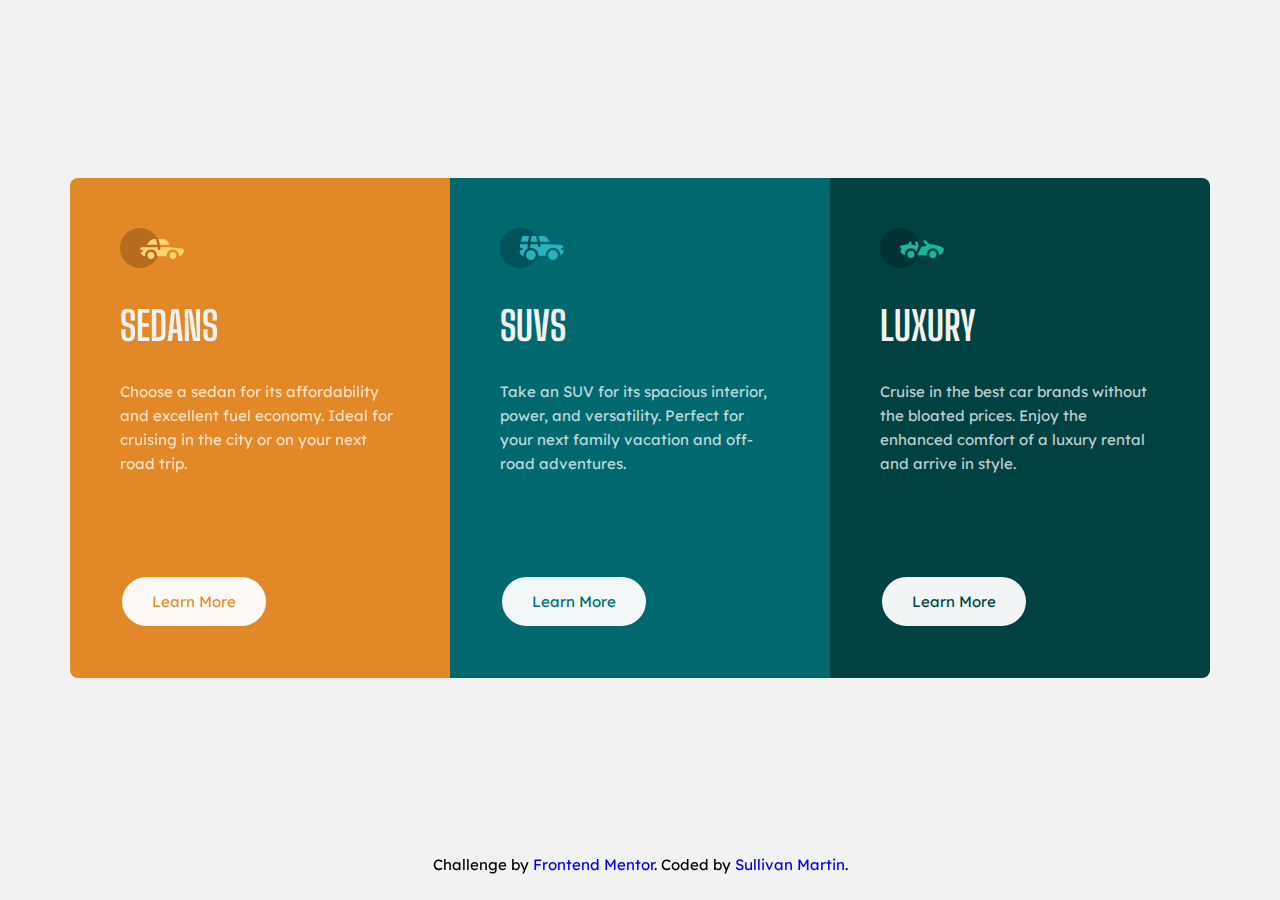
<file: Newbie/3-column-preview-card-component-master/index.html>
<!DOCTYPE html>
<html lang="en">
<head>
  <meta charset="UTF-8">
  <meta name="viewport" content="width=device-width, initial-scale=1.0"> <!-- displays site properly based on user's device -->

  <link rel="icon" type="image/png" sizes="32x32" href="./images/favicon-32x32.png">
  <link rel="preconnect" href="https://fonts.gstatic.com">
  <link href="https://fonts.googleapis.com/css2?family=Big+Shoulders+Display:wght@700&family=Lexend+Deca&display=swap" rel="stylesheet">
  <link rel="stylesheet" href="styles.css">
  
  <title>Frontend Mentor | 3-column preview card component</title>

</head>
<body>
  
  <div class="box">
    <div class="container">
      <div class="card">
        <img src="images/icon-sedans.svg" alt="Sedans" class="card__img">
        <h1 class="card__heading">Sedans</h1>
        <p class="card__description">
         Choose a sedan for its affordability and excellent fuel economy. Ideal for cruising in the city or on your next road trip.
        </p>
       <a href="#" class="btn">Learn More</a>
     </div>

      <div class="card">
        <img src="images/icon-suvs.svg" alt="SUVs" class="card__img">
        <h1 class="card__heading">SUVs</h1>
        <p class="card__description">
         Take an SUV for its spacious interior, power, and versatility. Perfect for your next family vacation and off-road adventures.
       </p>
       <a href="#" class="btn">Learn More</a>
      </div>

      <div class="card">
        <img src="images/icon-luxury.svg" alt="Luxury" class="card__img">
        <h1 class="card__heading">Luxury</h1>
        <p class="card__description">
          Cruise in the best car brands without the bloated prices. Enjoy the enhanced comfort of a luxury rental and arrive in style.
        </p>
        <a href="#" class="btn">Learn More</a>
      </div>
     </div>
  </div>
  <!-- FOOTER SECTION -->
  <footer>
    <p class="footer">
      Challenge by <a href="https://www.frontendmentor.io?ref=challenge" target="_blank">Frontend Mentor</a>. 
      Coded by <a href="https://github.com/Shuusulli">Sullivan Martin</a>.
    </p>
  </footer>
</body>
</html>
</file>
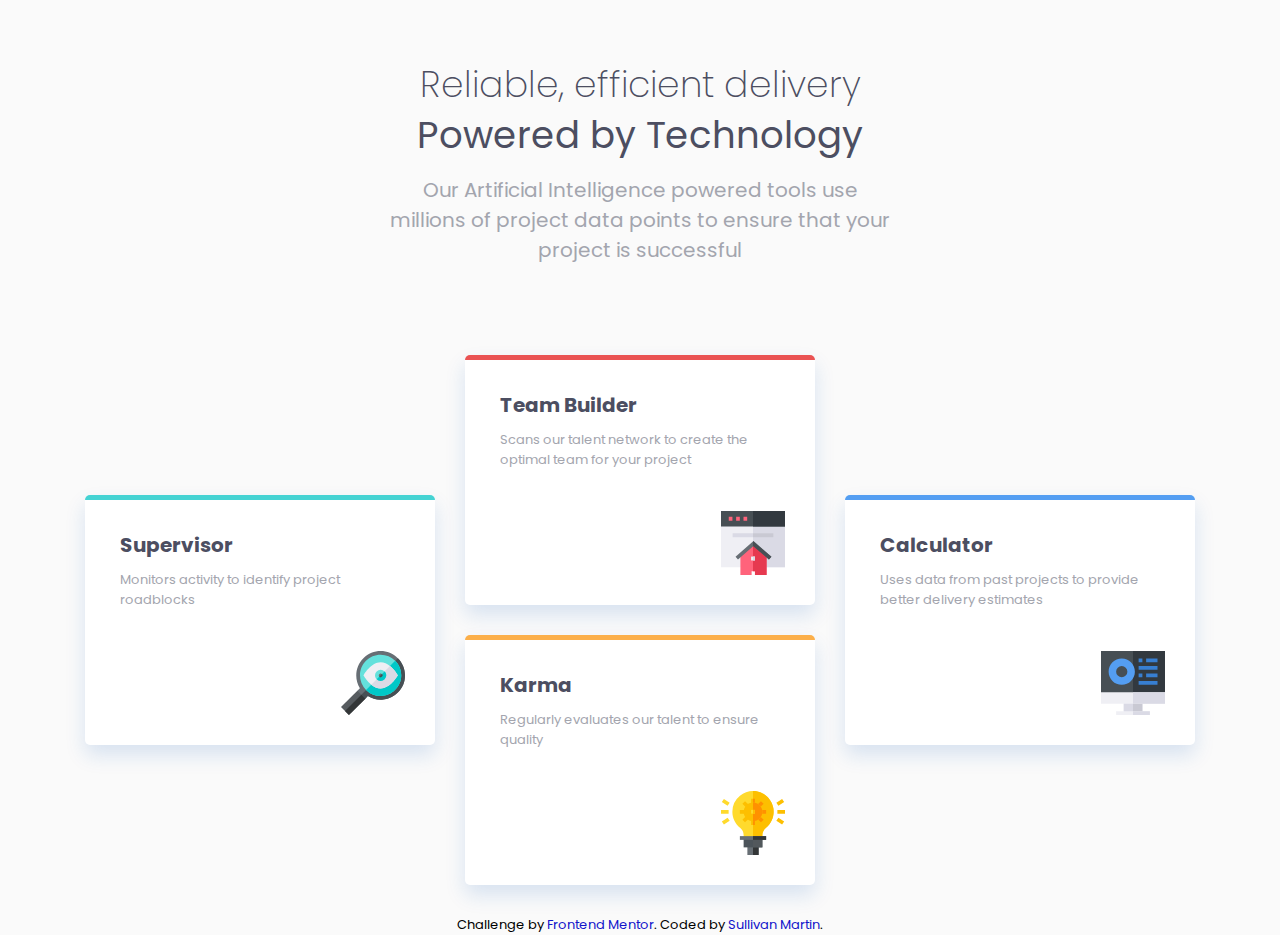
<file: Newbie/Four-card-feature-section-master/index.html>
<!DOCTYPE html>
<html lang="en">
<head>
  <meta charset="UTF-8">
  <meta name="viewport" content="width=device-width, initial-scale=1.0"> <!-- displays site properly based on user's device -->

  <link rel="icon" type="image/png" sizes="32x32" href="./images/favicon-32x32.png">
  <link rel="preconnect" href="https://fonts.gstatic.com">
  <link href="https://fonts.googleapis.com/css2?family=Poppins:wght@200;400;600&display=swap" rel="stylesheet">
  <link rel="stylesheet" href="styles.css">
  
  <title>Frontend Mentor | Four card feature section</title>

  
</head>
<body>
  <!-- HEADING SECTION -->
  <header class="heading">
    <h1 class="heading__main">
      Reliable, efficient delivery
      <span class="heading__sub">Powered by Technology</span>
    </h1>
    <p class="heading__description">
      Our Artificial Intelligence powered tools use millions of project data points to ensure that your project is successful
    </p>
  </header>
  
  <!-- CARDS SECTION -->
  <article class="cards">
    <div class="cards__col">
      <div class="cards__content cards__content--supervisor">
        <h3 class="cards__title">
          Supervisor
        </h3>
        <p class="cards__description">
          Monitors activity to identify project roadblocks
        </p>
        <img src="images/icon-supervisor.svg" alt="Supervisor" class="cards__image">
      </div>
    </div>

    <div class="cards__col">
      <div class="cards__content cards__content--team-builder">
        <h3 class="cards__title">
          Team Builder
        </h3>
        <p class="cards__description">
          Scans our talent network to create the optimal team for your project
        </p>
        <img src="images/icon-team-builder.svg" alt="Supervisor" class="cards__image">
      </div>
      <div class="cards__content cards__content--karma">
        <h3 class="cards__title">
          Karma
        </h3>
        <p class="cards__description">
          Regularly evaluates our talent to ensure quality
        </p>
        <img src="images/icon-karma.svg" alt="Supervisor" class="cards__image">
      </div>
    </div>

    <div class="cards__col">
      <div class="cards__content cards__content--calculator ">
        <h3 class="cards__title">
          Calculator
        </h3>
        <p class="cards__description">
          Uses data from past projects to provide better delivery estimates
        </p>
        <img src="images/icon-calculator.svg" alt="Supervisor" class="cards__image">
      </div>
    </div>
  </article>
  
  <!-- FOOTER SECTION -->
  <footer>
    <p class="footer">
      Challenge by <a href="https://www.frontendmentor.io?ref=challenge" target="_blank">Frontend Mentor</a>. 
      Coded by <a href="https://github.com/Shuusulli">Sullivan Martin</a>.
    </p>
  </footer>
</body>
</html>
</file>
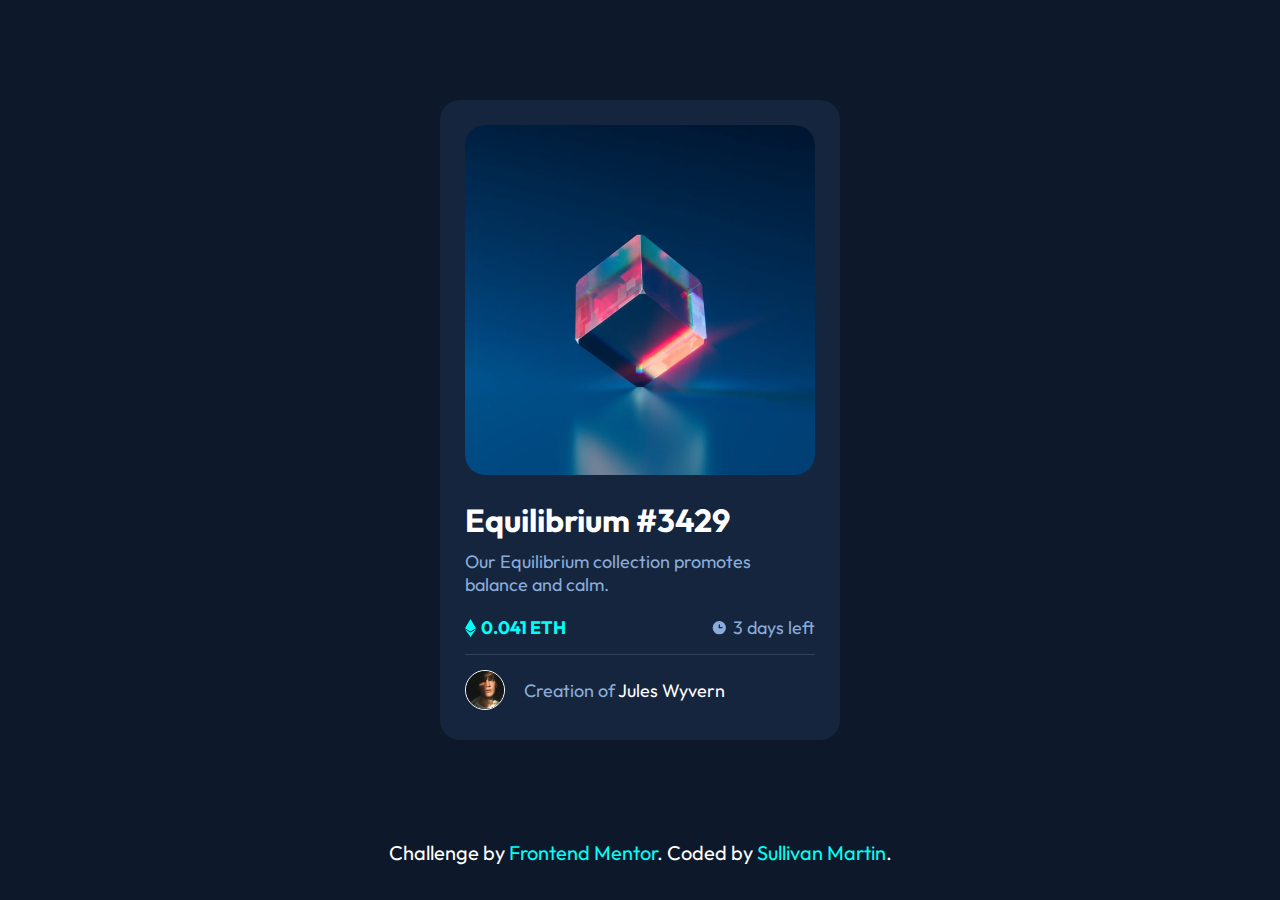
<file: Newbie/Nft-preview-card-component-main/index.html>
<!DOCTYPE html>
<html lang="en">
  <head>
    <meta charset="UTF-8" />
    <meta name="viewport" content="width=device-width, initial-scale=1.0" />
    <!-- displays site properly based on user's device -->

    <link
      rel="icon"
      type="image/png"
      sizes="32x32"
      href="./images/favicon-32x32.png"
    />

    <title>Frontend Mentor | NFT preview card component</title>

    <link rel="stylesheet" href="style.css" />
  </head>

  <body>
    <main>
      <div class="container">
        <div class="nft-picture">
          <img src="images/icon-view.svg" alt="" class="eye" />
          <img src="images/image-equilibrium.jpg" alt="" class="nft-img" />
        </div>

        <div class="nft-description">
          <h1><a href="#">Equilibrium #3429</a></h1>
          <p>Our Equilibrium collection promotes balance and calm.</p>
          <div class="price">
            <div class="price-child">
              <img src="images/icon-ethereum.svg" alt="" class="icon" />
              <h2>0.041 ETH</h2>
            </div>
            <div class="price-child">
              <img src="images/icon-clock.svg" alt="" class="icon" />
              <p>3 days left</p>
            </div>
          </div>
        </div>
        <hr />
        <div class="nft-profile">
          <img src="images/image-avatar.png" alt="" />
          <p>Creation of <a href="#">Jules Wyvern</a></p>
        </div>
      </div>
    </main>
<footer>
    <div class="attribution">
      Challenge by
      <a href="https://www.frontendmentor.io?ref=challenge" target="_blank"
        >Frontend Mentor</a
      >. Coded by <a href="https://github.com/Shuusulli">Sullivan Martin</a>.
    </div>
</footer>
  </body>
</html>
</file>
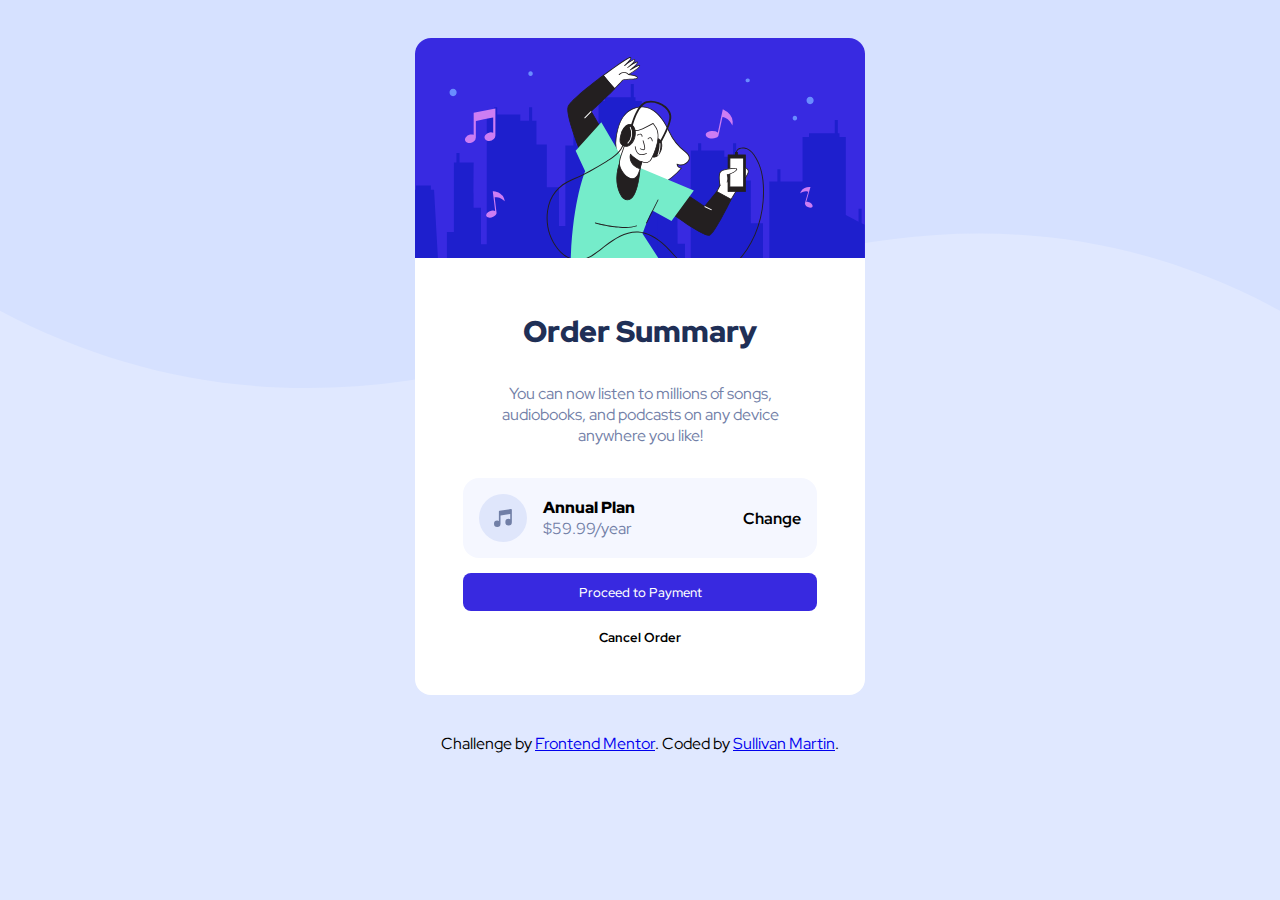
<file: Newbie/Order-summary-component-Main/index.html>
<!DOCTYPE html>
<html lang="en">

<head>
  <meta charset="UTF-8" />
  <meta name="viewport" content="width=device-width, initial-scale=1.0" />

  <link rel="icon" type="image/png" sizes="32x32" href="./images/favicon-32x32.png" />

  <title>Order summary card</title>

  <link rel="stylesheet" href="styles.css" />

  <link rel="preconnect" href="https://fonts.googleapis.com" />
  <link rel="preconnect" href="https://fonts.gstatic.com" crossorigin />
  <link href="https://fonts.googleapis.com/css2?family=Red+Hat+Display:wght@500;700;900&display=swap"
    rel="stylesheet" />
</head>

<body>
  <div class="card-container">
    <div>
      <img src="images/illustration-hero.svg" alt="image of a lady listen music" class="hero" />
    </div>

    <div class="card-container__text">
      <h1 class="title">Order Summary</h1>
      <p class="subtitle">
        You can now listen to millions of songs, audiobooks, and podcasts on
        any device anywhere you like!
      </p>

      <div class="price">
        <div class="price-text">
          <img src="images/icon-music.svg" class="icon-music" alt="" />
          <div>
            <h4>Annual Plan</h4>
            <p>$59.99/year</p>
          </div>
        </div>

        <a href="#">Change</a>
      </div>

      <button class="proceed-btn">Proceed to Payment</button>
      <button class="cancel-btn">Cancel Order</button>
    </div>
  </div>

  <div class="attribution">
    Challenge by
    <a href="https://www.frontendmentor.io?ref=challenge" target="_blank">Frontend Mentor</a>. Coded by <a
      href="https://github.com/Shuusulli" target="_blank">Sullivan Martin</a>.
  </div>
</body>

</html>
</file>
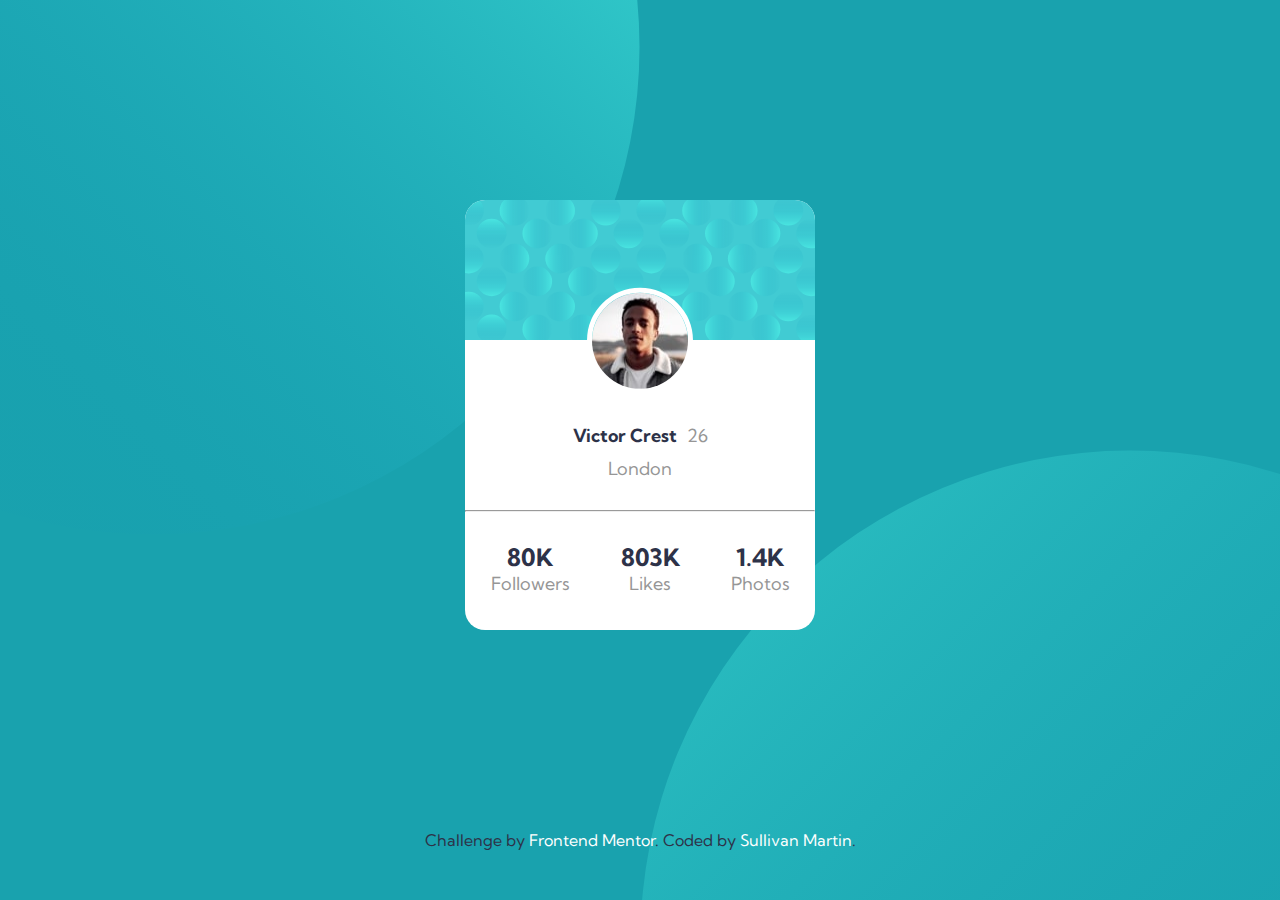
<file: Newbie/Profile-card-component/index.html>
<!DOCTYPE html>
<html lang="en">

<head>
  <meta charset="UTF-8">
  <meta name="viewport" content="width=device-width, initial-scale=1.0">
  <!-- displays site properly based on user's device -->

  <link rel="icon" type="image/png" sizes="32x32" href="./images/favicon-32x32.png">

  <title>Frontend Mentor | Profile card component</title>

  <link rel="stylesheet" href="style.css">

</head>

<body>
  <main>
  <div class="container-card">
    <div class="card-top">
      <img src="images/bg-pattern-card.svg" alt="" class="top-pattern">
      <img src="images/image-victor.jpg" alt="" class="profile-img">
    </div>
    <div class="card-bottom">  
      <h1>Victor Crest</h1>
      <p>26</p>
    </div>
    <div class="city">
      <p>London</p>
    </div>
    <hr>
    <div class="stats">
      <div class="stats-followers">
        <h2>80K</h2>
        <p>Followers</p>
      </div>
      <div class="stats-likes">
        <h2>803K</h2>
        <p>Likes</p>
      </div>
      <div class="stats-photos">
        <h2>1.4K</h2>
        <p>Photos</p>
      </div>
    </div>
  </div>
</main>
<footer>
  <div class="attribution">
    Challenge by <a href="https://www.frontendmentor.io?ref=challenge" target="_blank">Frontend Mentor</a>.
    Coded by <a href="https://github.com/Shuusulli">Sullivan Martin</a>.
  </div>
</footer>
</body>

</html>
</file>
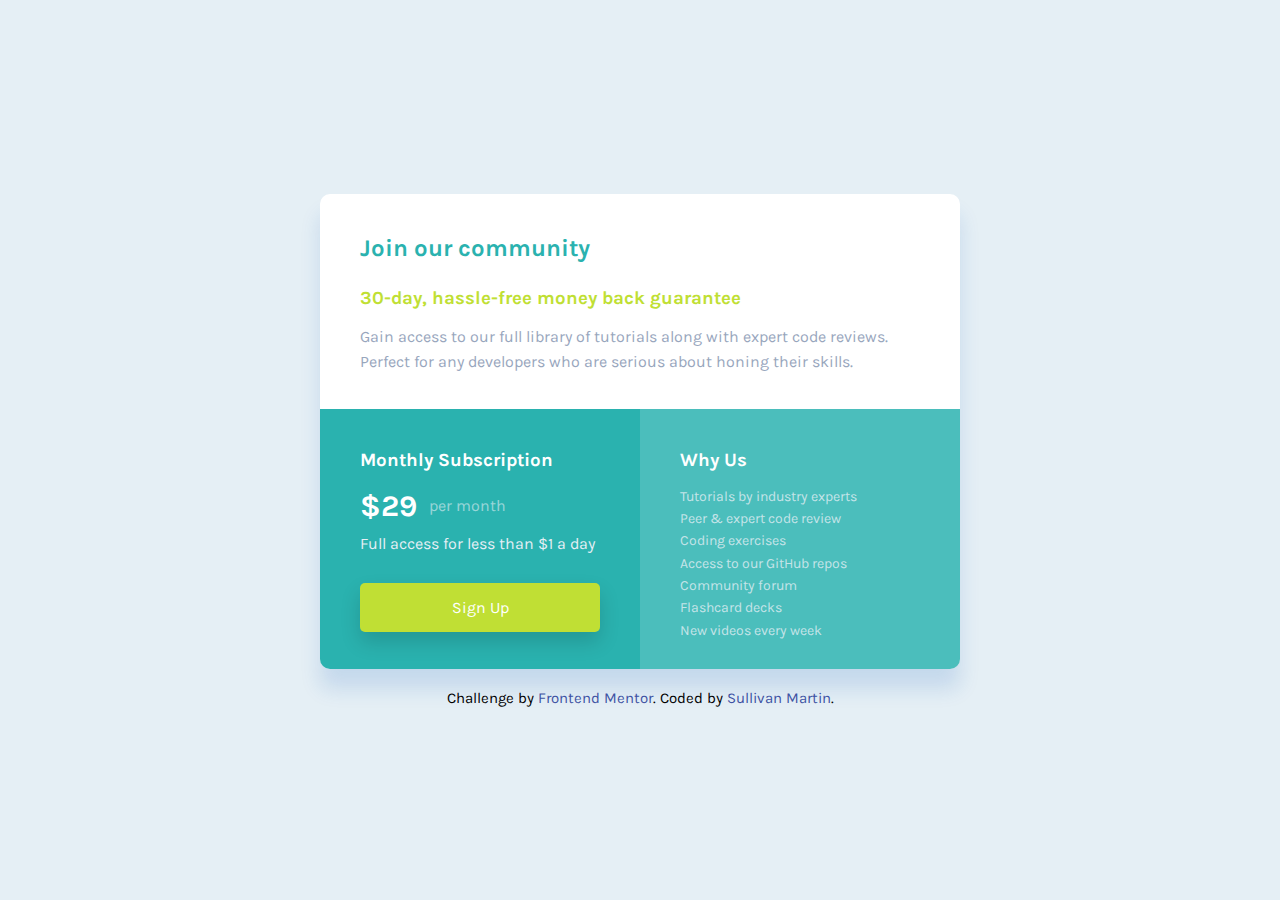
<file: Newbie/Single-price-grid-component-master/index.html>
<!DOCTYPE html>
<html lang="en">
<head>
  <meta charset="UTF-8">
  <meta name="viewport" content="width=device-width, initial-scale=1.0"> <!-- displays site properly based on user's device -->

  <link rel="icon" type="image/png" sizes="32x32" href="./images/favicon-32x32.png">
  <link rel="preconnect" href="https://fonts.gstatic.com">
  <link href="https://fonts.googleapis.com/css2?family=Karla:wght@400;700&display=swap" rel="stylesheet">
  <link rel="stylesheet" href="styles.css">
  
  <title>Frontend Mentor | Single Price Grid Component</title>

  
</head>
<body>

  <section class="grid">
    <div class="grid1">
      <h2 class="grid1__heading">Join our community</h2>
      <h3 class="grid1__heading--sub">30-day, hassle-free money back guarantee</h3>
      <p class="grid1__text">
        Gain access to our full library of tutorials along with expert code reviews. 
        Perfect for any developers who are serious about honing their skills.
      </p>
    </div>
    <div class="grid2">
      <h3 class="grid2__heading">Monthly Subscription</h3>
      <p class="grid2__price"><span>&dollar;29</span>per month</p>
      <p class="grid2__text">Full access for less than &dollar;1 a day</p>
      <a href="#" class="btn">Sign Up</a>
    </div>
    <div class="grid3">
      <h3 class="grid3__heading">Why Us</h3>
      <p class="grid3__text">Tutorials by industry experts<br>
        Peer & expert code review<br>
        Coding exercises<br>
        Access to our GitHub repos<br>
        Community forum<br>
        Flashcard decks<br>
        New videos every week</p>
    </div>
  </section>
  
  <footer>
    <p class="attribution">
      Challenge by <a href="https://www.frontendmentor.io?ref=challenge" target="_blank">Frontend Mentor</a>. 
      Coded by <a href="https://github.com/Shuusulli">Sullivan Martin</a>.
    </p>
  </footer>
</body>
</html>
</file>
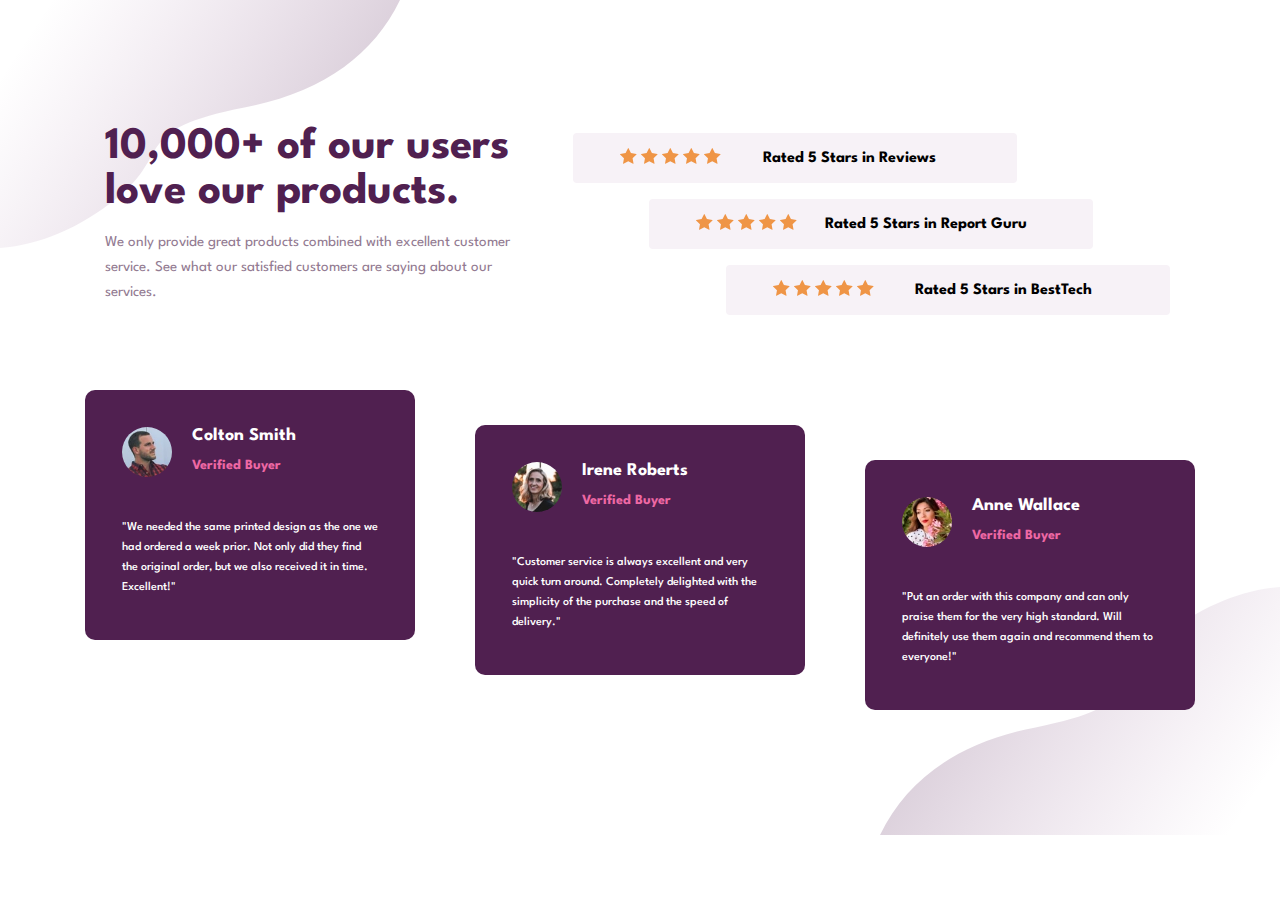
<file: Newbie/Social-proof-section/index.html>
<!DOCTYPE html>
<html lang="en">
  <head>
    <meta charset="UTF-8" />
    <meta name="viewport" content="width=device-width, initial-scale=1.0" />
    <!-- displays site properly based on user's device -->

    <link
      rel="icon"
      type="image/png"
      sizes="32x32"
      href="./images/favicon-32x32.png"
    />

    <title>Frontend Mentor | Social proof section</title>

    <link rel="stylesheet" href="style.css" />
  </head>

  <body>
<div class="container">
      <header>
        <h1>10,000+ of our users love our products.</h1>
        <p>
          We only provide great products combined with excellent customer service.
          See what our satisfied customers are saying about our services.
        </p>
      </header>
  
      <div class="starscontainer">
        <div class="stars stars1">
          <div class="fivestars">
            <img src="images/icon-star.svg" alt="" srcset="" />
            <img src="images/icon-star.svg" alt="" srcset="" />
            <img src="images/icon-star.svg" alt="" srcset="" />
            <img src="images/icon-star.svg" alt="" srcset="" />
            <img src="images/icon-star.svg" alt="" srcset="" />
          </div>
  
          <h4 class="text">Rated 5 Stars in Reviews</h4>
        </div>
  
        <div class="stars stars2">
          <div class="fivestars">
            <img src="images/icon-star.svg" alt="" srcset="" />
            <img src="images/icon-star.svg" alt="" srcset="" />
            <img src="images/icon-star.svg" alt="" srcset="" />
            <img src="images/icon-star.svg" alt="" srcset="" />
            <img src="images/icon-star.svg" alt="" srcset="" />
          </div>
  
          <h4 class="text">Rated 5 Stars in Report Guru</h4>
        </div>
  
        <div class="stars stars3">
          <div class="fivestars">
            <img src="images/icon-star.svg" alt="" srcset="" />
            <img src="images/icon-star.svg" alt="" srcset="" />
            <img src="images/icon-star.svg" alt="" srcset="" />
            <img src="images/icon-star.svg" alt="" srcset="" />
            <img src="images/icon-star.svg" alt="" srcset="" />
          </div>
  
          <h4 class="text">Rated 5 Stars in BestTech</h4>
        </div>
      </div>
  
      <div class="cardscontainer">
        <div class="cards cards1">
          <img src="images/image-colton.jpg" alt="" srcset="" />
          <span class="name">
            <h2>Colton Smith</h2>
          </span>
          <span class="status">
            <h3>Verified Buyer</h3>
          </span>
          <p>
            "We needed the same printed design as the one we had ordered a week
            prior. Not only did they find the original order, but we also received
            it in time. Excellent!"
          </p>
        </div>
        <div class="cards cards2">
          <img src="images/image-irene.jpg" alt="" srcset="" />
          <span class="name">
            <h2>Irene Roberts</h2>
          </span>
          <span class="status">
            <h3>Verified Buyer</h3>
          </span>
          <p>
            "Customer service is always excellent and very quick turn around.
            Completely delighted with the simplicity of the purchase and the speed
            of delivery."
          </p>
        </div>
        <div class="cards cards3">
          <img src="images/image-anne.jpg" alt="" srcset="" />
          <span class="name">
            <h2>Anne Wallace</h2>
          </span>
          <span class="status">
            <h3>Verified Buyer</h3>
          </span>
          <p>
            "Put an order with this company and can only praise them for the very
            high standard. Will definitely use them again and recommend them to
            everyone!"
          </p>
        </div>
      </div>
</div>
  </body>
</html>
</file>
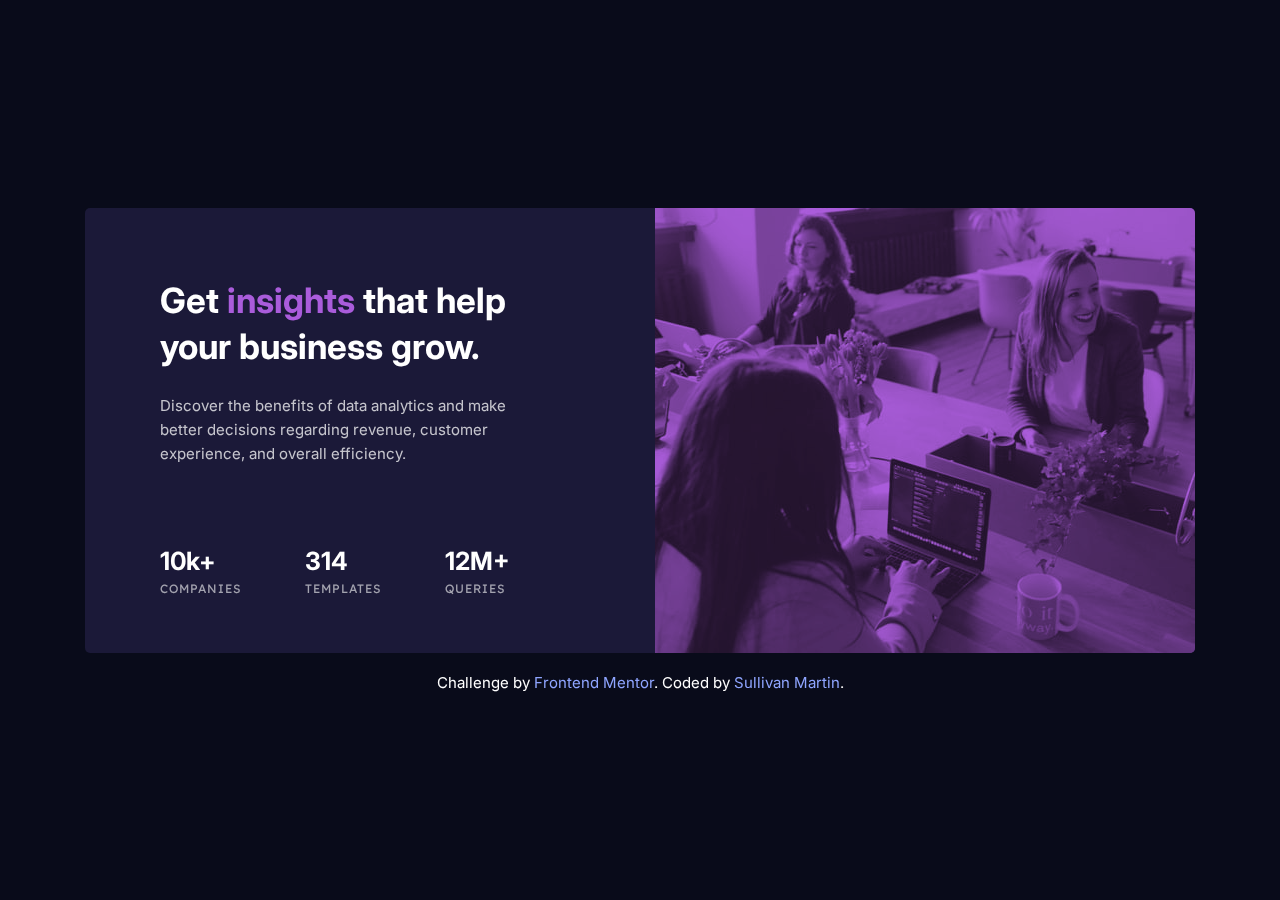
<file: Newbie/Stats-preview-card-component-master/index.html>
<!DOCTYPE html>
<html lang="en">
<head>
  <meta charset="UTF-8">
  <meta name="viewport" content="width=device-width, initial-scale=1.0"> <!-- displays site properly based on user's device -->

  <link rel="icon" type="image/png" sizes="32x32" href="./images/favicon-32x32.png">
  <link rel="preconnect" href="https://fonts.gstatic.com">
  <link href="https://fonts.googleapis.com/css2?family=Inter:wght@400;700&family=Lexend+Deca&display=swap" rel="stylesheet">
  <link rel="stylesheet" href="styles.css">
  
  <title>Frontend Mentor | Stats preview card component</title>

  <!-- Feel free to remove these styles or customise in your own stylesheet 👍 -->
  
</head>
<body>

  <section class="container moveUp">
      <div class="card1">
        <h1 class="card1__heading fadeIn">
          Get <span class="card1__heading--insights">insights</span> that help your business grow.
        </h1>
        <p class="card1__text popOut">
          Discover the benefits of data analytics and make better decisions regarding revenue, customer experience, and overall efficiency.
        </p>
        <div class="card1__stats">
          <div class="card1__stats--companies moveInLeft">
            <span class="card1__stats--number">10k+</span>
            <p class="card1__stats--text">companies</p>
          </div>
          <div class="card1__stats--templates moveInLeft">
            <span class="card1__stats--number">314</span>
            <p class="card1__stats--text">templates</p>
          </div>
          <div class="card1__stats--queries moveInLeft">
            <span class="card1__stats--number">12M+</span>
            <p class="card1__stats--text">queries</p>
          </div>
        </div>
      </div>

      <div class="card2">
        <picture>
          <source srcset="images/image-header-desktop.jpg" media="(min-width: 1151px)">
          <img src="images/image-header-mobile.jpg" alt="Header Image" class="card2__img">
        </picture>
      </div>
  </section>
  
  <div class="attribution">
    Challenge by <a href="https://www.frontendmentor.io?ref=challenge" target="_blank">Frontend Mentor</a>. 
    Coded by <a href="https://github.com/Shuusulli">Sullivan Martin</a>.
  </div>

</body>
</html>
</file>
<file: Newbie/3-column-preview-card-component-master/styles.css>
*,
*::before,
*::after {
  margin: 0;
  padding: 0;
  -webkit-box-sizing: inherit;
          box-sizing: inherit;
}

html {
  -webkit-box-sizing: border-box;
          box-sizing: border-box;
  font-size: 62.5%;
}

body {
  font-family: 'Lexend Deca', sans-serif;
  font-size: 1.5rem;
  background-color: #f2f2f2;
}

.box {
  height: 95vh;
  
  display: -webkit-box;
  display: -ms-flexbox;
  display: flex;
  -webkit-box-pack: center;
      -ms-flex-pack: center;
          justify-content: center;
  -webkit-box-align: center;
      -ms-flex-align: center;
          align-items: center;
}

@media (max-width: 950px) {
  .box {
    height: auto;
  }
}

.container {
  display: -webkit-box;
  display: -ms-flexbox;
  display: flex;
  -ms-flex-item-align: center;
      align-self: center;
  width: -webkit-fit-content;
  width: -moz-fit-content;
  width: fit-content;
  border-radius: .8rem;
  overflow: hidden;
}

@media (max-width: 950px) {
  .container {
    -webkit-box-orient: vertical;
    -webkit-box-direction: normal;
        -ms-flex-direction: column;
            flex-direction: column;
    margin: 8rem 0;
  }
}

.container > div {
  padding: 5rem;
}

.container > div:nth-child(1) {
  background-color: #e38826;
}

.container > div:nth-child(2) {
  background-color: #006970;
}

.container > div:nth-child(3) {
  background-color: #004241;
}

.card {
  height: 50rem;
  width: 38rem;
  position: relative;
}

@media (max-width: 950px) {
  .card {
    height: 44rem;
  }
}

.card__heading {
  font-family: 'Big Shoulders Display', cursive;
  text-transform: uppercase;
  font-size: 4rem;
  color: #f2f2f2;
  padding: 3rem 0;
}

.card__description {
  color: rgba(255, 255, 255, 0.75);
  line-height: 1.6;
}

@media (max-width: 950px) {
  .card__description {
    font-size: 1.4rem;
  }
}

.btn, .btn:link, .btn:visited {
  text-decoration: none;
  background-color: #f2f2f2;
  padding: 1.5rem 3rem;
  border-radius: 10rem;
  border: 2px solid;
  position: absolute;
  bottom: 5rem;
  mix-blend-mode: screen;
  color: #000;
  -webkit-transition: all .2s;
  transition: all .2s;
}

.btn:hover {
  mix-blend-mode: screen;
  background-color: #000;
  color: #f2f2f2;
}

.btn:active {
  -webkit-transform: translateY(-8px);
          transform: translateY(-8px);
}

.footer{
  text-align: center;
  position: relative;
  color: #000;
}

.footer a{
  text-decoration: none;
}
</file>
<file: Newbie/Four-card-feature-section-master/styles.css>
*,
*::before,
*::after {
  margin: 0;
  padding: 0;
  -webkit-box-sizing: inherit;
          box-sizing: inherit;
}

html {
  -webkit-box-sizing: border-box;
          box-sizing: border-box;
  font-size: 62.5%;
  max-width: 1440px;
  margin: 0 auto;
}

body {
  font-family: 'Poppins', sans-serif;
  font-size: 2rem;
  background-color: #fafafa;
}

.heading {
  text-align: center;
  width: 50rem;
  margin: 6rem auto;
}

@media (max-width: 500px) {
  .heading {
    width: 80%;
  }
}

.heading__main {
  font-weight: 200;
  font-size: 3.6rem;
  color: #4c4e61;
  line-height: 1.4;
}

@media (max-width: 500px) {
  .heading__main {
    font-size: 2.4rem;
  }
}

.heading__sub {
  font-weight: 400;
  font-size: 3.7rem;
  color: #4c4e61;
}

@media (max-width: 500px) {
  .heading__sub {
    font-size: 2.4rem;
  }
}

.heading__description {
  margin-top: 1.3rem;
  color: #a3a5ae;
}

@media (max-width: 500px) {
  .heading__description {
    font-size: 1.3rem;
  }
}

.cards {
  display: -webkit-box;
  display: -ms-flexbox;
  display: flex;
  -webkit-box-pack: center;
      -ms-flex-pack: center;
          justify-content: center;
  -webkit-box-align: center;
      -ms-flex-align: center;
          align-items: center;
}



@media (max-width: 1140px) {
  .cards {
    -webkit-box-orient: vertical;
    -webkit-box-direction: normal;
        -ms-flex-direction: column;
            flex-direction: column;
  }
}

.cards__content {
  background-color: #fff;
  height: 25rem;
  width: 35rem;
  margin: 3rem 1.5rem 3rem 1.5rem;
  padding: 3rem 3.5rem;
  -webkit-box-shadow: 0 1rem 2rem rgba(19, 97, 187, 0.15);
          box-shadow: 0 1rem 2rem rgba(19, 97, 187, 0.15);
  position: relative;
  transition: 0.3s;
}

.cards__content:hover{
  
  background-color: rgb(241, 241, 241);
  transform: translatey(-10px);
  
}

@media (max-width: 1140px) {
  .cards__content {
    margin-bottom: 1rem;
  }
}

@media (max-width: 500px) {
  .cards__content {
    width: 30rem;
  }
}

.cards__content--supervisor {
  border-radius: .5rem;
  border-top: .5rem solid;
  border-top-color: #45d3d3;
}

.cards__content--team-builder {
  border-radius: .5rem;
  border-top: .5rem solid;
  border-top-color: #ea5353;
}

.cards__content--karma {
  border-radius: .5rem;
  border-top: .5rem solid;
  border-top-color: #fcaf4a;
}

@media (max-width: 1140px) {
  .cards__content--karma {
    margin-top: 4rem;
  }
}

.cards__content--calculator {
  border-radius: .5rem;
  border-top: .5rem solid;
  border-top-color: #549ef2;
}

.cards__title {
  color: #4c4e61;
  font-size: 2rem;
}

.cards__description {
  font-size: 1.3rem;
  margin-top: 1rem;
  color: #a3a5ae;
}

.cards__image {
  position: absolute;
  bottom: 3rem;
  right: 3rem;
}

@media (max-width: 1140px) {
  .attribution {
    margin: 3rem 0;
  }
}


.footer { 
  font-size: 1.3rem; text-align: center;
   
}

.footer a{
  color: #1215ca;
  text-decoration: none;
}
</file>
<file: Newbie/Nft-preview-card-component-main/style.css>
@import url("https://fonts.googleapis.com/css2?family=Outfit:wght@300;400;600&display=swap");

:root {
  --Soft-blue: hsl(215, 51%, 70%);
  --Cyan: hsl(178, 100%, 50%);
  --Main-BG: hsl(217, 54%, 11%);
  --Card-BG: hsl(216, 50%, 16%);
  --Line: hsl(215, 32%, 27%);
  --White: hsl(0, 0%, 100%);
}

* {
  margin: 0;
  padding: 0;
  box-sizing: border-box;
}

body {
  background-color: var(--Main-BG);
  font-family: "Outfit", sans-serif;
}

p {
  font-size: 18px;
  color: var(--Soft-blue);
}

hr {
  width: 350px;
  margin: 5px auto;
  height: 1px;
  background-color: var(--Line);
  border: none;
}

.container {
  background-color: var(--Card-BG);
  display: flex;
  flex-direction: column;
  width: 400px;
  height: 640px;
  border-radius: 20px;
  margin: 100px auto;
  overflow: hidden;
}

.nft-picture {
  position: relative;
  margin: 25px auto;
  width: 350px;
  overflow: hidden;
  border-radius: 20px;
}

.nft-picture img {
  width: 350px;
  border-radius: 20px;
  display: block;
  transition: transform .5s ease;
}

.nft-picture .nft-img:hover {
  cursor: pointer;
  opacity: 0.5;
  transform: scale(1.5);
}

.nft-picture:hover {
  background-color: var(--Cyan);
}

.nft-picture:hover img.eye {
  visibility: visible;
  z-index: 1;
}

img.eye {
  position: absolute;
  top: 50%;
  left: 50%;
  transform: translate(-50%, -50%);
  width: 40px;
  visibility: hidden;
  opacity: 1;
}

.nft-description {
  margin: 0px auto;
  width: 350px;
}

.nft-description h1 a {
  color: var(--White);
  text-decoration: none;
}

.nft-description h1 a:hover {
  color: var(--Cyan);
  text-decoration: none;
}

.nft-description p {
  margin: 10px 0;
}

.price {
  display: flex;
  align-items: center;
  justify-content: space-between;
  vertical-align: middle;
}

.price h2 {
  font-size: 18px;
  color: var(--Cyan);
}

.price-child {
  display: flex;
  justify-content: center;
  align-items: center;
}

.icon {
  margin-right: 5px;
}

.nft-profile {
  display: flex;
  margin: 10px auto;
  width: 350px;
  align-items: center;
  justify-content: space-between;
}

.nft-profile img {
  width: 40px;
  border: solid 1px var(--White);
  border-radius: 50%;
}

.nft-profile p {
  margin-right: 90px;
}

.nft-profile a {
  text-decoration: none;
  color: var(--White);
}

.nft-profile a:hover {
  text-decoration: none;
  color: var(--Cyan);
}

footer{
    font-size: 20px;
    text-align: center;
    color: var(--White);
}

footer a{
    color: var(--Cyan);
    text-decoration: none;
}
</file>
<file: Newbie/Order-summary-component-Main/styles.css>
* {
    font-family: 'Red Hat Display', sans-serif;
    margin: 0;
    padding: 0;
    box-sizing: border-box;

}

body {
    background-image: url(images/pattern-background-desktop.svg);
    background-repeat: no-repeat;
    background-size: contain;
    background-color: hsl(225, 100%, 94%);
    position: relative;
    font-size: 16px;
}

.card-container {
    max-width: 450px;
    margin: 3% auto;
    border-radius: 1rem;
    overflow: hidden;
    background-color: white;
}

.hero {
    width: 100%;
}

.card-container__text {
    text-align: center;
    padding: 3rem;
}

.title {
    color: hsl(223, 47%, 23%);
    font-weight: 900;
    font-size: 30px;
}


.card-container__text p {
    color: hsl(224, 23%, 55%);
}

.subtitle {
    padding: 2rem;
}

.price {
    background-color: hsl(225, 100%, 98%);
    border-radius: 1rem;
    display: flex;
    justify-content: space-between;
    align-items: center;
    padding: 1rem;
}

.price-text {
    display: flex;
    align-items: center;
    text-align: left;
}

.price-text div {
    margin: 0 1rem;
}

.price-text h4 {
    font-weight: 900;
}

.price a {
    text-decoration: none;
    font-weight: 700;
    color: black;
}

.price a:hover {
    color: rgb(90, 90, 90);
}

.proceed-btn {
    display: block;
    width: 100%;
    margin: 15px auto;
    background-color: hsl(245, 75%, 52%);
    color: white;
    border-radius: 0.5rem;
    padding: 0.6rem 0;
    border: none;
    cursor: pointer;
    font-weight: 500;
}

.proceed-btn:hover {
    background-color: hsl(246, 48%, 69%);
}

.cancel-btn {
    margin: auto;
    background: none;
    border: none;
    cursor: pointer;
    font-weight: 700;
    color: black;
}

.cancel-btn:hover {
    color: rgb(99, 99, 99);
}


.attribution {
    text-align: center;
}



@media only screen and (max-width: 480px) {
    .card-container {
        max-width: 85%;
    }

    .card-container__text {
        padding: 0.5rem;
    }

    .price-text {
        font-size: small;
    }

    .price a {
        font-size: medium;
    }

    .attribution {
        font-size: small;
    }
}
</file>
<file: Newbie/Profile-card-component/style.css>
@import url('https://fonts.googleapis.com/css2?family=Kumbh+Sans:wght@400;700&display=swap');

:root {
    --Dark-cyan: hsl(185, 75%, 39%);
    --Very-dark-desaturated-blue: hsl(229, 23%, 23%);
    --Dark-grayish-blue: hsl(227, 10%, 46%);
    --Dark-gray: hsl(0, 0%, 59%);
}

* {
    margin: 0;
    padding: 0;
    box-sizing: border-box;
}

body {
    font-family: 'Kumbh Sans', sans-serif;
    background-color: var(--Dark-cyan);
    text-align: center;
    color: var(--Very-dark-desaturated-blue);
    background-image: url(images/bg-pattern-top.svg), url(images/bg-pattern-bottom.svg);
    background-repeat: no-repeat, no-repeat;
    background-position: right 50vw bottom 35vh, left 50vw top 50vh;

}

p {
    color: var(--Dark-gray);
    font-size: 18px;
}

hr {
    margin: 30px 0;
}

.container-card {
    margin: 200px auto;
    position: relative;
    width: 350px;
    height: 430px;
    background-color: white;
    border-radius: 20px;
    overflow: hidden;
}

.top-pattern {
    object-fit: contain;
    min-width: 100%;
    min-height: 100%;
}

.profile-img {
    position: absolute;
    top: 50%;
    left: 50%;
    transform: translate(-50%, -120%);
    border-radius: 50%;
    border: 5px solid white;
}

.card-bottom {
    margin-top: 80px;
    display: flex;
    justify-content: center;
    align-items: baseline;

}

.card-bottom h1 {
    font-size: 18px;
    font-weight: 700;
    margin-right: 10px;
}

.city {
    margin-top: 10px;
}

.stats {
    display: flex;
    justify-content: space-around;
    align-items: center;
}

.attribution a{
    color: rgb(255, 255, 255);
    text-decoration: none;
}

.attribution a:hover{
    color: rgba(123, 3, 179, 0.836);
}
</file>
<file: Newbie/Single-price-grid-component-master/styles.css>
*,
*::before,
*::after {
  margin: 0;
  padding: 0;
  -webkit-box-sizing: inherit;
  box-sizing: inherit;
}

html {
  -webkit-box-sizing: border-box;
  box-sizing: border-box;
  font-size: 62.5%;
}

body {
  font-family: 'Karla', sans-serif;
  font-size: 1.6rem;
  display: -webkit-box;
  display: -ms-flexbox;
  display: flex;
  -webkit-box-orient: vertical;
  -webkit-box-direction: normal;
  -ms-flex-direction: column;
  flex-direction: column;
  -webkit-box-pack: center;
  -ms-flex-pack: center;
  justify-content: center;
  -webkit-box-align: center;
  -ms-flex-align: center;
  align-items: center;
  height: 100vh;
  background-color: #e5eff5;
}

@media (max-width: 700px) {
  body {
    height: auto;
  }
}

.grid {
  display: -ms-grid;
  display: grid;
  -ms-grid-columns: 1fr 1fr;
  grid-template-columns: 1fr 1fr;
  gap: 0px 0px;
  grid-template-areas: "one one"
    "two three";
}

.grid1 {
  -ms-grid-row: 1;
  -ms-grid-column: 1;
  -ms-grid-column-span: 2;
  grid-area: one;
}

.grid2 {
  -ms-grid-row: 2;
  -ms-grid-column: 1;
  grid-area: two;
}

.grid3 {
  -ms-grid-row: 2;
  -ms-grid-column: 2;
  grid-area: three;
}

@media (max-width: 700px) {
  .grid {
    display: -ms-grid;
    display: grid;
    -ms-grid-columns: 1fr;
    grid-template-columns: 1fr;
    gap: 0px 0px;
    grid-template-areas: "one"
      "two"
      "three";
  }

  .grid .one {
    -ms-grid-row: 1;
    -ms-grid-column: 1;
    grid-area: one;
  }

  .grid .two {
    -ms-grid-row: 2;
    -ms-grid-column: 1;
    grid-area: two;
  }

  .grid .three {
    -ms-grid-row: 3;
    -ms-grid-column: 1;
    grid-area: three;
  }
}

.grid {
  width: 64rem;
  border-radius: 1rem;
  overflow: hidden;
  -webkit-box-shadow: 0 2rem 2rem rgba(19, 97, 187, 0.15);
  box-shadow: 0 2rem 2rem rgba(19, 97, 187, 0.15);
}

.grid h2 {
  color: #2ab2af;
}

.grid h3 {
  color: #c0df34;
}

.grid h3:nth-child(1) {
  color: #fff;
}

@media (max-width: 700px) {
  .grid {
    width: 31rem;
    margin: 7rem 0 5rem 0;
    border-radius: .5rem;
    font-size: 1.4rem;
  }
}

.grid1 {
  background-color: #fff;
  height: 21.5rem;
  padding: 4rem;
}

@media (max-width: 700px) {
  .grid1 {
    height: 27rem;
    padding: 2.5rem;
  }
}

.grid1__heading {
  margin-bottom: 2.5rem;
}

.grid1__text {
  margin-top: 1.5rem;
  color: #98a6bd;
  line-height: 1.6;
}

@media (max-width: 700px) {
  .grid1__text {
    line-height: 2;
  }
}

.grid2 {
  background-color: #2ab2af;
  height: 26rem;
  padding: 4rem;
}

@media (max-width: 700px) {
  .grid2 {
    height: 23rem;
    padding: 2.5rem;
  }
}

.grid2__price {
  color: rgba(229, 239, 245, 0.6);
  display: -webkit-box;
  display: -ms-flexbox;
  display: flex;
  -webkit-box-align: center;
  -ms-flex-align: center;
  align-items: center;
  margin-top: 1.7rem;
}

.grid2__price span {
  color: #fff;
  font-size: 3rem;
  font-weight: 700;
  padding-right: 1.2rem;
}

.grid2__text {
  color: #e5eff5;
  margin-top: 1rem;
}

.grid3 {
  background-color: #4bbebc;
  height: 26rem;
  padding: 4rem;
}

@media (max-width: 700px) {
  .grid3 {
    height: 23rem;
    padding: 2.5rem;
  }
}

.grid3__text {
  color: rgba(229, 239, 245, 0.8);
  margin-top: 1.5rem;
  font-size: 1.4rem;
  line-height: 1.6;
}

.btn,
.btn:link,
.btn:visited {
  text-decoration: none;
  background-color: #c0df34;
  padding: 1.5rem 3rem;
  border-radius: .5rem;
  display: block;
  color: #fff;
  text-align: center;
  margin-top: 3rem;
  -webkit-box-shadow: 0 1rem 2rem rgba(0, 0, 0, 0.15);
  box-shadow: 0 1rem 2rem rgba(0, 0, 0, 0.15);
  -webkit-transition: all .3s;
  transition: all .3s;
}

.btn:hover {
  background-color: #abcd13;
  -webkit-transform: translateY(-2px);
  transform: translateY(-2px);
  -webkit-box-shadow: 0 1rem 2rem rgba(0, 0, 0, 0.3);
  box-shadow: 0 1rem 2rem rgba(0, 0, 0, 0.3);
}

.btn:active {
  -webkit-transform: translateY(1px);
  transform: translateY(1px);
}

.attribution {
  margin-top: 2rem;
  text-align: center;
}

@media (max-width: 700px) {
  .attribution {
    margin-top: -2.5rem;
  }
}

.attribution {
  font-size: 1.5rem;
  text-align: center;
}

.attribution a {
  color: hsl(228, 45%, 44%);
  text-decoration: none;
}
</file>
<file: Newbie/Social-proof-section/style.css>
@import url('https://fonts.googleapis.com/css2?family=Spartan:wght@400;500;700&display=swap');

:root{
    --Very_Dark_Magenta: hsl(300, 43%, 22%);
    --Soft_Pink: hsl(333, 80%, 67%);
    --Dark_Grayish_Magenta: hsl(303, 10%, 53%);
    --Light_Grayish_Magenta: hsl(300, 24%, 96%);
    --White: hsl(0, 0%, 100%);
}



*{
    margin: 0;
    padding: 0;
    box-sizing: border-box;
}



body{
    font-family: 'Spartan', sans-serif;
    background-image: url(images/bg-pattern-top-mobile.svg), url(images/bg-pattern-bottom-mobile.svg);
    background-repeat: no-repeat;
    background-position: top left, bottom right;
}

header{
    margin-bottom: 30px;
}

header h1{
    color: var(--Very_Dark_Magenta);
    font-size: 30px;
    font-weight: 700;
    line-height: 30px;
    text-align: center;
    margin: 0 64px 30px 64px;
}

header p{
    color: var(--Dark_Grayish_Magenta);
    text-align: center;
    line-height: 25px;
    font-size: 15px;
    margin: 0px 28px;
}

.container{
    margin: 80px auto;
    display: flex;
    flex-direction: column;
}

.starscontainer{
    display: flex;
    flex-direction: column;
    align-items: center;
    margin-bottom: 30px;
}

.stars{
    background-color: var(--Light_Grayish_Magenta);
    border-radius: 4px;
    margin: 8px 0;
    width: 330px;
    height: 80px;
    padding: 15px;
    font-weight: 700;
    display: flex;
    flex-direction: column;
    justify-content: space-between;
    align-items: center;
}

.stars .fivestars{
    min-width: 110px;
}

.stars .text{
    min-width: 240px;
    text-align: center;
}

.cardscontainer{
    display: flex;
    flex-direction: column;
    justify-content: space-between;
    align-items: center;
}

.cards{
    background-color: var(--Very_Dark_Magenta);
    border-radius: 10px;
    max-width: 330px;
    height: 250px;
    padding: 37px;
    margin: 16px 24px 0 24px;
    color: var(--White);
    font-size: 12px;

    display: grid;
    grid-template-columns: 1fr 10fr;
}

.cards img{
    border-radius: 50%;
    width: 50px;
    margin-right: 20px;
    grid-column: 1/2;
    grid-row: 1/3;
}

.cards .name{
    font-weight: 700;
    grid-column: 2/3;
}

.cards .status{
    color: var(--Soft_Pink);
    grid-column: 2/3;
}

.cards p{
    font-weight: 500;
    line-height: 20px;
    grid-column: 1/3;
    margin-top: 30px;
}


@media screen and (min-width: 376px){

    .starscontainer{
        padding: 0 25px;
    }

    .stars1{
        align-self: flex-start;
    }

    .stars3{
        align-self: flex-end;
    }

    .cardscontainer{
        padding: 0 5px;
    }

    .cards1{
        align-self: flex-start;
    }

    .cards3{
        align-self: flex-end;
    }
}

@media screen and (min-width: 768px){

    body{
        background-image: url(images/bg-pattern-top-desktop.svg), url(images/bg-pattern-bottom-desktop.svg);
        background-repeat: no-repeat;
        background-size: 400px;
    }

    .stars{
        flex-direction: row;
        width: 444px;
        height: 50px;
        justify-content: center;
    }

    .cardscontainer{
        display: grid;
        grid-template-columns: 1fr 1fr;
    }

    .cards1{
        grid-column: 1/2;
        justify-self: center;
    }

    .cards2{
        grid-column: 2/3;
        justify-self: center;
    }

    .cards3{
        grid-column: 1/3;
        grid-row: 2/3;
        justify-self: center;
    }
}

@media screen and (min-width: 895px){
    .container{
        display: grid;
        grid-template-columns: repeat(12, 1fr);
        row-gap: 25px;
    }

    header{
        grid-column: 1/6;
        margin-left: 20px;
    }

    header h1{
        font-size: 35px;
        line-height: 45px;
        text-align: left;
        margin: 0;
    }

    header p{
        text-align: left;
        margin: 15px 0 30px 0;
    }

    .starscontainer{
        grid-column: 6/-1;
    }

    .cardscontainer{
        grid-column: 1/-1;
    }
}

@media screen and (min-width: 1160px){
    .container{
        margin: 125px auto;
        max-width: 1110px;
    }

    header h1{
        font-size: 45px;
        text-align: left;
        margin: 0;
        line-height: 45px;
    }

    header p{
        text-align: left;
        margin: 15px 0 30px 0;
    }

    .cardscontainer{
        display: flex;
        flex-direction: row;
        padding: 0;
        height: 320px;
    }


    .cards{
        margin: 0;
    }
}

@media screen and (min-width: 1440px){
    header{
        max-width: 430px;
        margin: 0;
    }

    header h1{
        font-size: 45px;
        text-align: left;
        margin: 0;
        line-height: 45px;
    }
 
    header p{
        text-align: left;
        margin: 15px 0 30px 0;
    }

    .starscontainer{
        grid-column: 7/-1;
        padding: 0;
    }
}
</file>
<file: Newbie/Stats-preview-card-component-master/styles.css>
*,
*::before,
*::after {
  margin: 0;
  padding: 0;
  -webkit-box-sizing: inherit;
  box-sizing: inherit;
}

html {
  -webkit-box-sizing: border-box;
  box-sizing: border-box;
  font-size: 62.5%;
}

body {
  font-family: 'Inter', sans-serif;
  font-size: 1.5rem;
  display: -webkit-box;
  display: -ms-flexbox;
  display: flex;
  -webkit-box-orient: vertical;
  -webkit-box-direction: normal;
  -ms-flex-direction: column;
  flex-direction: column;
  -webkit-box-pack: center;
  -ms-flex-pack: center;
  justify-content: center;
  -webkit-box-align: center;
  -ms-flex-align: center;
  align-items: center;
  height: 100vh;
  background-color: #090b1a;
}

@media (max-width: 1150px) {
  body {
    height: auto;
  }
}

.container {
  display: -webkit-box;
  display: -ms-flexbox;
  display: flex;
  width: 111rem;
  height: 44.5rem;
  border-radius: .5rem;
  overflow: hidden;
  background-color: #1b1938;
}

@media (max-width: 1150px) {
  .container {
    -webkit-box-orient: vertical;
    -webkit-box-direction: reverse;
    -ms-flex-direction: column-reverse;
    flex-direction: column-reverse;
    width: 33rem;
    height: auto;
    border-radius: 1rem;
    margin: 8rem 0;
  }
}

.card1 {
  padding: 7rem 12.5rem 7rem 7.5rem;
}

@media (max-width: 1150px) {
  .card1 {
    padding: 4rem 3rem;
    text-align: center;
  }
}

.card1__heading {
  color: white;
  font-size: 3.5rem;
  line-height: 1.3;
}

@media (max-width: 1150px) {
  .card1__heading {
    font-size: 2.7rem;
  }
}

.card1__heading--insights {
  color: #aa5cdb;
}

.card1__text {
  margin-top: 2.5rem;
  color: rgba(255, 255, 255, 0.75);
  line-height: 1.6;
}

.card1__stats {
  display: -webkit-box;
  display: -ms-flexbox;
  display: flex;
  -webkit-box-pack: justify;
  -ms-flex-pack: justify;
  justify-content: space-between;
  margin: 8rem 2rem 0 0;
}

@media (max-width: 1150px) {
  .card1__stats {
    -webkit-box-orient: vertical;
    -webkit-box-direction: normal;
    -ms-flex-direction: column;
    flex-direction: column;
    margin: 4rem auto 0;
    height: 21rem;
  }
}

.card1__stats--number {
  color: white;
  font-size: 2.5rem;
  font-weight: 700;
}

.card1__stats--text {
  color: rgba(255, 255, 255, 0.6);
  text-transform: uppercase;
  font-size: 1.2rem;
  font-family: 'Lexend Deca', sans-serif;
  letter-spacing: .1rem;
  margin-top: .5rem;
}

.card2 {
  background-color: #aa5cdb;
}

@media (max-width: 1150px) {
  .card2 {
    height: 24rem;
  }
}

.card2__img {
  mix-blend-mode: multiply;
  -webkit-filter: opacity(0.8);
  filter: opacity(0.8);
}

@media (max-width: 1150px) {
  .card2__img {
    width: 33rem;
    height: 24rem;
  }
}

.attribution {
  margin-top: 2rem;
  color: white;
  font-size: 1.5rem;
  text-align: center;
}

.attribution a {
  text-decoration: none;
  color: hsl(228, 100%, 78%);
}

@media (max-width: 1150px) {
  .attribution {
    margin-top: -2rem;
    margin-bottom: 2rem;
  }
}

.fadeIn {
  -webkit-animation: fadeIn .8s;
  animation: fadeIn .8s;
}

.popOut {
  -webkit-animation: popOut 1s;
  animation: popOut 1s;
  -webkit-animation-delay: .7s;
  animation-delay: .7s;
  -webkit-animation-fill-mode: backwards;
  animation-fill-mode: backwards;
}

.moveInLeft {
  -webkit-animation: moveInLeft .7s;
  animation: moveInLeft .7s;
  -webkit-animation-delay: 1.6s;
  animation-delay: 1.6s;
  -webkit-animation-fill-mode: backwards;
  animation-fill-mode: backwards;
}

.moveInLeft:nth-child(2) {
  -webkit-animation-delay: 2.2s;
  animation-delay: 2.2s;
}

.moveInLeft:nth-child(3) {
  -webkit-animation-delay: 2.7s;
  animation-delay: 2.7s;
}

@-webkit-keyframes fadeIn {
  0% {
    opacity: 0;
    -webkit-transform: translateY(-5rem);
    transform: translateY(-5rem);
  }

  100% {
    opacity: 1;
    -webkit-transform: translateY(0);
    transform: translateY(0);
  }
}

@keyframes fadeIn {
  0% {
    opacity: 0;
    -webkit-transform: translateY(-5rem);
    transform: translateY(-5rem);
  }

  100% {
    opacity: 1;
    -webkit-transform: translateY(0);
    transform: translateY(0);
  }
}

@-webkit-keyframes popOut {
  0% {
    opacity: 0;
    -webkit-transform: scale(0.5);
    transform: scale(0.5);
  }

  100% {
    opacity: 1;
    -webkit-transform: scale(1);
    transform: scale(1);
  }
}

@keyframes popOut {
  0% {
    opacity: 0;
    -webkit-transform: scale(0.5);
    transform: scale(0.5);
  }

  100% {
    opacity: 1;
    -webkit-transform: scale(1);
    transform: scale(1);
  }
}

@-webkit-keyframes moveInLeft {
  0% {
    opacity: 0;
    -webkit-transform: translateX(14rem);
    transform: translateX(14rem);
  }

  100% {
    opacity: 1;
    -webkit-transform: translateX(0);
    transform: translateX(0);
  }
}

@keyframes moveInLeft {
  0% {
    opacity: 0;
    -webkit-transform: translateX(14rem);
    transform: translateX(14rem);
  }

  100% {
    opacity: 1;
    -webkit-transform: translateX(0);
    transform: translateX(0);
  }
}
</file>
